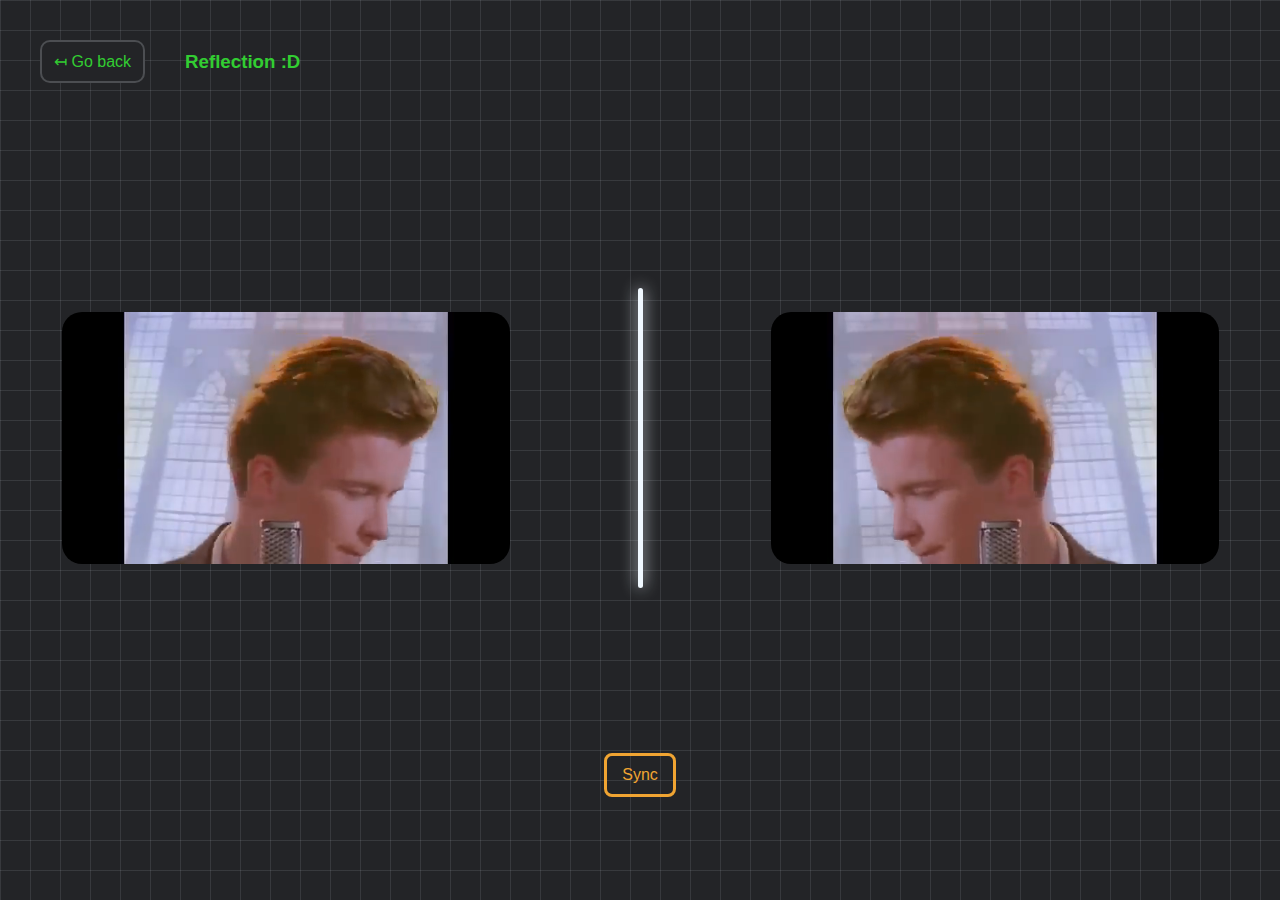
<file: reflect.html>
<!DOCTYPE html>
<html>
    <head>
        <meta name="viewport" content="width=device-width, initial-scale=1, shrink-to-fit=no">
        <title>Personal Portofolio | MySkill</title>
        <link rel="icon" type="image/png" href="asset/logo.png">
        <link href="css/style.css" rel="stylesheet" />
    </head>

    <body>
        <!-- HEADER -->
        <div class="btn-back">
            <a class="back" href="index.html#reflection">&#8612; Go back</a>
            <h3>Reflection :D</h3>
        </div>

        <!-- MAIN CONTENT -->
        <div class="vid">
            <video class="vid-ori" src="asset/RickRoll.mp4" type="video/mp4" autoplay muted loop></video>
            <div class="vid-line"></div>
            <video id="vid-mirror" class="vid-mirror" src="asset/RickRoll.mp4" type="video/mp4" autoplay muted loop></video>
        </div>

        <!-- BUTTON -->
        <div class="btn-sync">
            <a href="reflect.html">Sync</a>
        </div>
    </body>
</html>
</file>
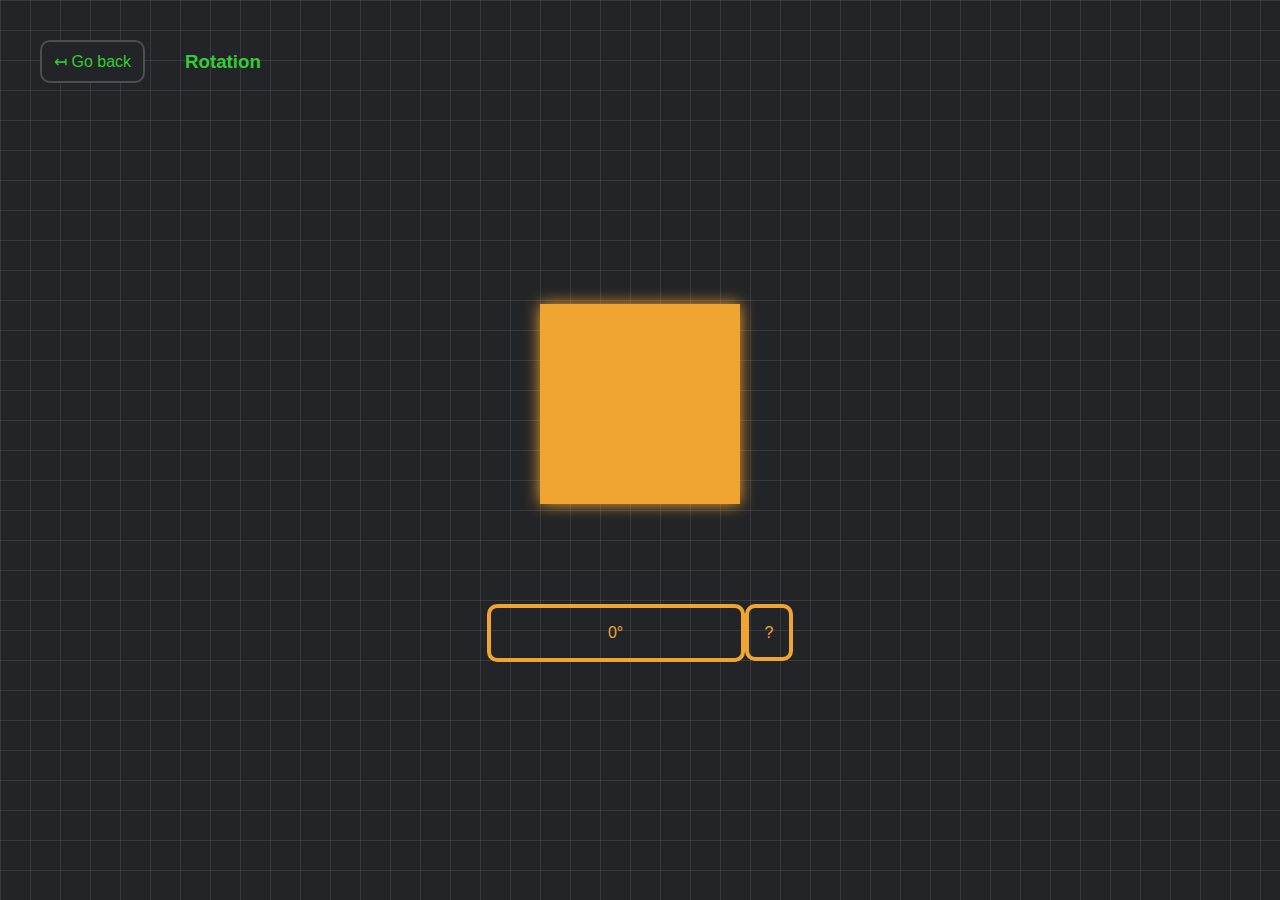
<file: rotate.html>
<!DOCTYPE html>
<html>
    <head>
        <meta name="viewport" content="width=device-width, initial-scale=1, shrink-to-fit=no">
        <title>Personal Portofolio | MySkill</title>
        <link rel="icon" type="image/png" href="asset/logo.png">
        <link href="css/style.css" rel="stylesheet" />
    </head>

    <body>
        <!-- HEADER -->
        <div class="btn-back">
            <a class="back" href="index.html#rotation">&#8612; Go back</a>
            <h3>Rotation</h3>
        </div>

        <!-- MAIN CONTENT -->
        <div class="rotate-obj-cont">
            <!-- ORANGE BOX -->
            <div class="rotate-obj"></div>

            <!-- BUTTONS -->
            <div class="deg-cont">
                <div class="deg-text">
                    <p id="deg">0</p>
                    <p>&deg;</p>
                    <a></a>
                </div>
                <div class="btn-deg">
                    <a id="guide-btn">?</a>
                </div>
            </div>
        </div>

        <!-- GUIDE POP UP -->
        <div class="guide-cont" id="guide-cont">
            <div class="guide">
                <p><b>How to?</b><br>
                    <br>
                    Rotate the box using your cursor. Let's see if you can make perfect 45 or 135 degrees.<br>
                    <br>
                    Good luck!</p>
                <div class="btn-got-it">
                    <a id="got-it">Got it!</a>
                </div>
            </div>
        </div>

        <!-- JS -->
        <script src="js/rotate.js"></script>
    </body>
</html>
</file>
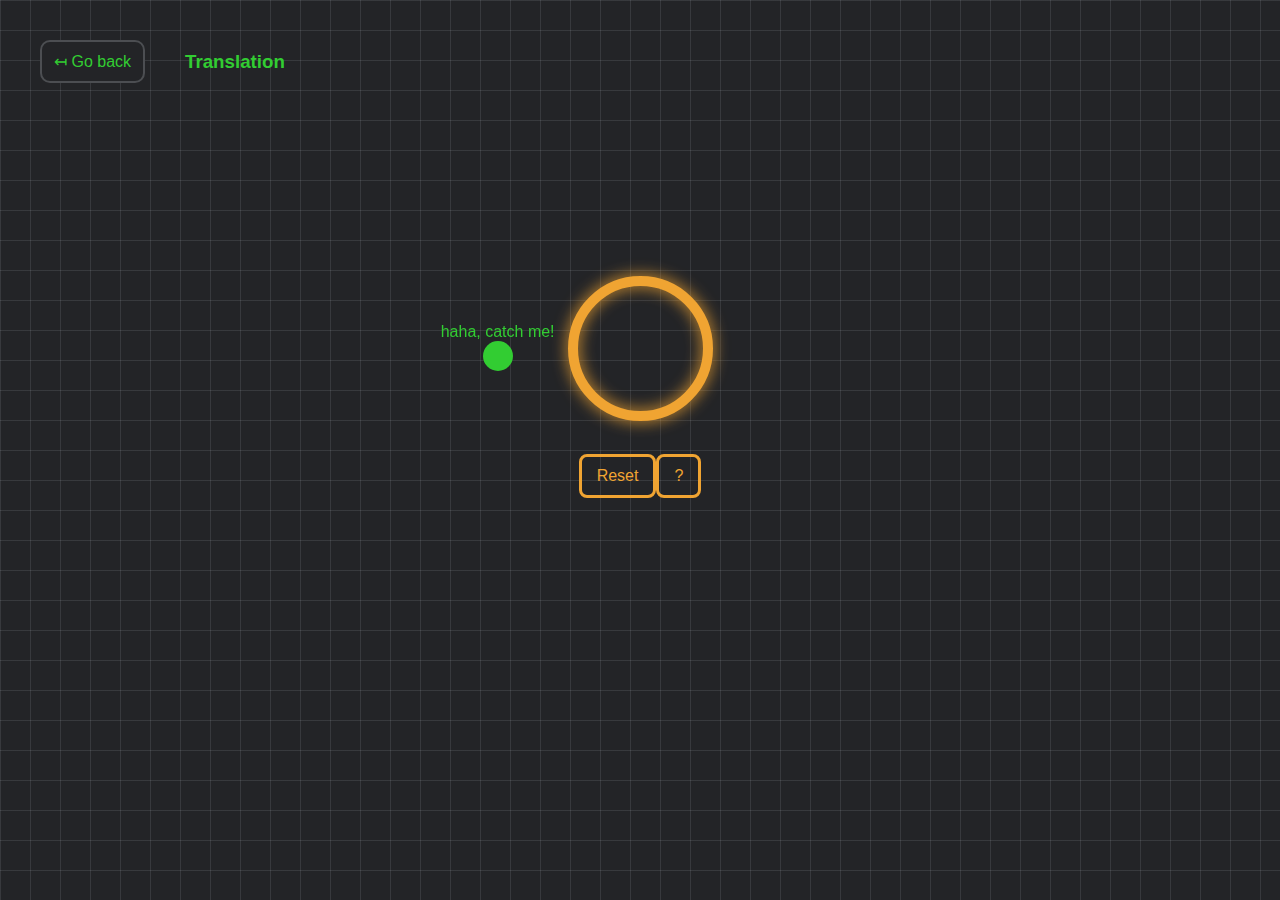
<file: translate.html>
<!DOCTYPE html>
<html>
    <head>
        <meta name="viewport" content="width=device-width, initial-scale=1, shrink-to-fit=no">
        <title>Personal Portofolio | MySkill</title>
        <link rel="icon" type="image/png" href="asset/logo.png">
        <link href="css/style.css" rel="stylesheet" />
        <script src="https://cdnjs.cloudflare.com/ajax/libs/jquery/3.3.1/jquery.min.js"></script>
    </head>

    <body>
        <!-- HEADER -->
        <div class="btn-back">
            <a class="back" href="index.html#translation">&#8612; Go back</a>
            <h3>Translation</h3>
        </div>

        <!-- MAIN CONTENT -->
        <div class="container">
            <!-- ORANGE BORDER CIRCLE -->
            <div class="draggable" id="drag"></div>

            <!-- BUTTONS -->
            <div class="btn-reset">
                <a href="translate.html">Reset</a>
                <a id="guide-btn">?</a>
            </div>
        </div>

        <!-- LITTLE GREEN CITCLE -->
        <div class="catch">
            <div class="catch-1">haha, catch me!</div>
            <div class="circle" id="circle"></div>
            <div class="catch-2">...</div>
        </div>

        <!-- GUIDE POP UP -->
        <div class="guide-cont" id="guide-cont">
            <div class="guide">
                <p><b>How to?</b><br>
                    <br>
                    Drag the circle with orange border and point it at the small green circle to catch it. If you catch it long enough you'll get something cool.<br>
                    <br>
                    Good luck!</p>
                <div class="btn-got-it">
                    <a id="got-it">Got it!</a>
                </div>
            </div>
        </div>

        <!-- JS -->
        <script src="js/trans.js"></script>
    </body>
</html>
</file>
<file: css/style.css>
/* BASIC **********************************************************************/
* {
    font-family: Verdana, Geneva, Tahoma, sans-serif;
}

h1 {
    font-size: 7vw;
    background: linear-gradient(to right, #f0a432, #32CD32);
    background-clip: text;
    -webkit-text-fill-color: transparent;
}

h2 {
    font-size: 30px;
}

html, body {
    scroll-behavior: smooth;
}

body {
    display: flex;
    flex-direction: column;
    margin: 0px;
    background-color: rgb(35, 36, 39);
    background-size: 30px 30px;
    background-image:   linear-gradient(to right, rgba(240, 248, 255, 0.1) 1px, transparent 1px),
                        linear-gradient(to bottom, rgba(240, 248, 255, 0.1) 1px, transparent 1px);
    
}

/* BUTTON */
.btn-container {
    width: 100%;
    display: flex;
    justify-content: flex-end;
}

.btn-container a {
    text-decoration: none;
    width: fit-content;
    height: fit-content;
    padding: 10px 20px 10px 20px;
    background-color: transparent;
    color: #32CD32;
    border-radius: 10px;
    border: 3px solid rgba(240, 248, 255, 0.1);
    transition-duration: 0.3s;
}

.btn-container a:hover {
    border-color: #32CD32;
}

/* NAVIGATION BAR ******************************************************************************/
nav {
    position: fixed;
    display: flex;
    flex-direction: column;
    width: fit-content;
    align-items: center;
    justify-content: space-between;
    left: 1vw;
    top: 2vh;
    border-radius: 10px;
    border: 1px solid rgba(240, 248, 255, 0.1);
    padding: 30px 13px 30px 13px;
    background-color: rgb(35, 36, 39);
    gap: 15px;
    z-index: 99;
    transition-duration: 0.3s;
    animation: slideIn 1s;
}

nav:hover {
    border-color: #f0a432;
}

@keyframes slideIn {
    0% {
        transform: translateX(-100px);
    }
    50% {
        transform: translateX(-100px);
    }
    100% {
        transform: translateX(0px);
    }
}

nav img {
    width: 22px;
}

nav hr {
    width: 10px;
}

.nav-list {
    width: fit-content;
    display: flex;
    flex-direction: column;
    align-items: center;
    justify-content: center;
    gap: 35px;
}

.nav-list-1, .nav-list-2, .nav-list-3, .nav-list-4 {
    width: fit-content;
    display: flex;
    cursor: pointer;
    transition-duration: 0.6s;
}

.nav-list-1:hover .nav-list-1-2 {
    margin-left: -20.2px;
    border-color: #f0a432;
}

.nav-list-1:hover .nav-list-1-3 {
    margin-left: -20.2px;
    margin-right: 10.4px;
    border-color: #f0a432;
}

.nav-list-4 {
    align-items: center;
    gap: 4px;
}

.nav-list-1-1 {
    width: 15px;
    height: 15px;
    border-radius: 50%;
    border-color: aliceblue;
    border-width: 3px;
    border-style: solid;
    opacity: 40%;
}

.nav-list-1-2 {
    width: 15px;
    height: 15px;
    border-radius: 50%;
    border-color: aliceblue;
    border-width: 3px;
    border-style: solid;
    opacity: 70%;
    margin-left: -15px;
    transition-duration: 0.6s;
}

.nav-list-1-3 {
    width: 15px;
    height: 15px;
    border-radius: 50%;
    border-color: aliceblue;
    border-width: 3px;
    border-style: solid;
    margin-left: -15px;
    transition-duration: 0.6s;
}

.nav-list-2-1 {
    display: flex;
    width: 15px;
    height: 15px;
    border-radius: 50%;
    border-color: aliceblue;
    border-width: 3px;
    border-style: solid;
}

.nav-list-2-1::after {
    content: '';
    display: flex;
    align-self: center;
    position: absolute;
    width: 4px;
    height: 4px;
    border-width: 3px;
    border-style: solid;
    border-radius: 50%;
    border-color: aliceblue;
    background-color: aliceblue;
}

.nav-list-2:hover {
    transform: rotate(360deg);
}

.nav-list-2:hover .nav-list-2-1{
    border-color: #f0a432;
}

.nav-list-2:hover .nav-list-2-1::after{
    background-color: #f0a432;
    border-color: #f0a432;
}

.nav-list-3-1 {
    width: 15px;
    height: 15px;
    border-color: aliceblue;
    border-width: 3px;
    border-style: solid;
    transition-duration: 0.6s;
}

.nav-list-3:hover .nav-list-3-1 {
    transform: scale(0.6);
    border-color: #f0a432;
}

.nav-list-4-1 {
    width: 10px;
    height: 10px;
    background: linear-gradient(to bottom right, rgb(35, 36, 39) 0%, rgb(35, 36, 39) 50%, aliceblue 50%, aliceblue 100%);
}

.nav-list-4-2 {
    width: 2px;
    height: 20px;
    background-color: aliceblue;
}

.nav-list-4-3 {
    width: 10px;
    height: 10px;
    background: linear-gradient(to bottom left, rgb(35, 36, 39) 0%, rgb(35, 36, 39) 50%, aliceblue 50%, aliceblue 100%);
}

.nav-list-4:hover .nav-list-4-1 {
    background: linear-gradient(to top left, rgb(35, 36, 39) 0%, rgb(35, 36, 39) 50%, #f0a432 50%, #f0a432 100%);
}

.nav-list-4:hover .nav-list-4-2 {
    background-color: #f0a432;
}

.nav-list-4:hover .nav-list-4-3 {
    background: linear-gradient(to top right, rgb(35, 36, 39) 0%, rgb(35, 36, 39) 50%, #f0a432 50%, #f0a432 100%);
}


/* HEADER *************************************************************************/
header {
    display: flex;
    flex-direction: column;
    align-items: center;
    justify-content: center;
    height: 700px;
    gap: 10vh;
}

.container-comp-1 {
    width: 90%;
    display: flex;
    justify-content: flex-end;
    animation: fadeIn2 2s;
}

.comp-1 {
    border-left: 50px solid transparent;
    border-right: 50px solid transparent;
    border-bottom: calc(2 * 50px * 0.866) solid #32CD32;
    border-top: 50px solid transparent;
    display: inline-block;
    filter: drop-shadow(0 0 0.5rem #32CD32);
    rotate: 45deg;
    animation: float1 3s infinite;
}

.container-comp-2 {
    width: 90%;
    display: flex;
    justify-content: flex-start;
    align-items: flex-start;
    gap: 3vw;
    animation: fadeIn2 2s;
}

@keyframes fadeIn2 {
    0% {
        opacity: 0;
    }
    50% {
        opacity: 0;
    }
    100% {
        opacity: 100%;
    }
}

.comp-2 {
    width: 125px;
    height: 125px;
    background-color: #f0a432;
    filter: drop-shadow(0 0 0.5rem #f0a432);
    rotate: 45deg;
    animation: float1 3s infinite;
    animation-delay: 0.6s;
}

.comp-3 {
    width: 50px;
    height: 50px;
    border-radius: 50%;
    background-color: #f0a432;
    filter: drop-shadow(0 0 0.5rem #f0a432);
    rotate: 45deg;
    animation: float1 3s infinite;
    animation-delay: 0.8s;
}

.main-header {
    display: flex;
    flex-direction: column;
    justify-content: center;
    align-items: center;
    margin-top: -50px;
    animation: fadeIn 3s;
}

@keyframes fadeIn {
    0% {
        opacity: 0;
    }
    60% {
        opacity: 0;
    }
    100% {
        opacity: 100%;
    }
}

/* TRANSFORMATIONS CONTAINER **********************************************************************************/
.transformations-container {
    display: flex;
    flex-direction: column;
    align-self: center;
    align-items: center;
    align-content: center;
    width: fit-content;
    height: fit-content;
    gap: 95px;
    margin-bottom: 200px;
}

.main-container {
    display: flex;
    flex-direction: column;
    align-self: center;
    align-items: center;
    width: fit-content;
    height: fit-content;
}

.main-container:hover > .title-transform {
    margin-top: -8.5vmax;
}

.title-transform {
    position: absolute;
    justify-content: flex-start;
    font-size: 8vw;
    font-style: italic;
    font-weight: bold;
    color: #32CD32;
    z-index: -1;
    transition-duration: 0.3s;
}

.transformation-animation {
    flex-direction: column;
    width: 100%;
    height: fit-content;
    min-height: 300px;
    display: flex;
    align-items: center;
    justify-content: center;
}

.card-container {
    flex-direction: column;
    justify-content: space-between;
    width: 70vw;
    height: fit-content;
    min-height: 400px;
    border: 2px solid rgba(240, 248, 255, 0.1);
    border-radius: 15px;
    display: flex;
    align-self: center;
    padding: 30px;
    background-color: rgb(35, 36, 39);
    transition-duration: 0.3s;
}

.card-container:hover {
    scale: 1.05;
    border-color: #32CD32;
}

.card-container:hover > .text-container > .text-paragraph {
    background-color: #32CD32;
}

.text-paragraph {
    width: 100%;
    height: fit-content;
    background-color: rgb(57, 59, 63);
    color: aliceblue;
    border-radius: 10px;
    transition-duration: 0.3s;
}

.text-paragraph p {
    text-align: justify;
    line-height: 1.6;
    padding: 25px;
    transition-duration: 0.3s;
}

.card-container:hover > .text-container > .text-paragraph p {
    color: black;
}

/* DEFINITION ***********************************************************************************/
.main-definition {
    display: flex;
    justify-content: space-evenly;
    align-items: center;
    height: 80vh;
}

.definition {
    display: flex;
    flex-direction: column;
    justify-content: center;
    width: 70vw;
    height: fit-content;
    color: aliceblue;
    background-color: rgb(57, 59, 63);
    border-radius: 15px;
    padding: 30px;
    transition-duration: 0.3s;
}

.definition:hover {
    scale: 1.05;
}

.definition p {
    text-align: justify;
}

.definition-icon {
    width: 150px;
    height: 150px;
    border: 15px solid #f0a432;
    filter: drop-shadow(0 0 0.5rem #f0a432);
    animation: rotate 3s infinite;
}

@keyframes rotate {
	0% {
		transform: translateX(-50px) translateY(-50px) scale(1);
	}
    20% {
        transform: translateX(50px) translateY(-50px) scale(0.8);
    }
	40% {
		transform: translateY(50px) translateX(50px) scale(0.6);
	}
	80% {
		transform: translateY(100px)translateX(-50px) scale(0.4);
	}
    100% {
        transform: translateX(-50px) translateY(-50px);
    }
}


/* TRANSLATION ********************************************************************************************/
.translation-img {
    width: 100px;
    height: 100px;
    border: 10px solid #f0a432;
    border-radius: 50%;
    filter: drop-shadow(0 0 0.5rem #f0a432);
    animation: translation 5s infinite;
}

.translation-line {
    display: flex;
    justify-content: space-between;
    width: 42vw;
    height: fit-content;
}

@keyframes translation {
    0% {
        transform: translateX(-20vw);
    }
    50% {
        transform: translateX(20vw);
    }
    100% {
        transform: translateX(-20vw);
    }
}

.line-a {
    color: #32CD32;
    animation: glowA 5s infinite;
}

.line-b {
    color: #32CD32;
    animation: glowB 5s infinite;
}

@keyframes glowA {
    0% {
        color: #f0a432;
        filter: drop-shadow(0 0 0.75rem #f0a432);
    }
    10% {
        color: #32CD32;
        filter: drop-shadow(0 0 0rem #f0a432);
    }
    90% {
        color: #32CD32;
        filter: drop-shadow(0 0 0rem #f0a432);
    }
    100% {
        color: #f0a432;
        filter: drop-shadow(0 0 0.75rem #f0a432);
    }
}

@keyframes glowB {
    0% {
        filter: drop-shadow(0 0 0rem #f0a432);
    }
    40% {
        color: #32CD32;
        filter: drop-shadow(0 0 0rem #f0a432);
    }
    50% {
        color: #f0a432;
        filter: drop-shadow(0 0 0.75rem #f0a432);
    }
    60% {
        color: #32CD32;
        filter: drop-shadow(0 0 0rem #f0a432);
    }
    100% {
        filter: drop-shadow(0 0 0rem #f0a432);
    }
}

/* ROTATION **************************************************************************************************/
.rotation-img {
    display: flex;
    width: 150px;
    height: 150px;
    border: 5px solid #f0a432;
    border-radius: 50%;
    filter: drop-shadow(0 0 0.5rem #f0a432);
    animation: rotation 5s infinite linear;
}

.rotation-img::after {
    content: '';
    display: flex;
    align-self: center;
    margin-left: 10px;
    width: 50px;
    height: 50px;
    border-radius: 50%;
    background-color: #f0a432;
    filter: drop-shadow(0 0 0.5rem #f0a432);
    top: 30px;
}

.rotation-img::before {
    content: '';
    width: 40px;
    height: 40px;
    border-radius: 50%;
    background-color: #32CD32;
    filter: drop-shadow(0 0 0.5rem #32CD32);
    top: 30px;
}

@keyframes rotation {
    0% {
        transform: rotate(0deg);
    }
    100% {
        transform: rotate(360deg);
    }
}

.rotation-img:hover {
    animation: rotationReverse 5s infinite linear;
}

@keyframes rotationReverse {
    0% {
        transform: rotate(0deg);
    }
    100% {
        transform: rotate(-360deg);
    }
}

/* DILATION ***************************************************************************************************/
.dilation-img {
    display: flex;
    justify-content: center;
    align-items: center;
    width: 150px;
    height: 200px;
    background-color: #f0a432;
    filter: drop-shadow(0 0 0.5rem #f0a432);
    animation: dilation 3s infinite;
}

@keyframes dilation {
    0% {
        transform: scale(1);
    }
    33% {
        transform: scaleX(0.5);
    }
    66% {
        transform: scale(0.5);
    }
    100% {
        transform: scale(1);
    }
}

/* REFLECTION ****************************************************************************************************/
.reflection-icon {
    display: flex;
    justify-content: center;
    align-items: center;
    gap: 3vw;
}

.reflection-img {
    border-left: 70px solid transparent;
    border-right: 70px solid transparent;
    border-bottom: calc(2 * 70px * 0.866) solid #f0a432;
    border-top: 70px solid transparent;
    display: inline-block;
    filter: drop-shadow(0 0 0.5rem #f0a432);
}

#reflection-img-1 {
    rotate: 45deg;
    animation: float1 3s infinite;
}

.reflection-line {
    width: 5px;
    height: 250px;
    background-color: aliceblue;
    border-radius: 5px;
    filter: drop-shadow(0 0 0.5rem aliceblue);
}

#reflection-img-2 {
    rotate: -45deg;
    animation: float2 3s infinite;
}

@keyframes float1 {
    0% {
        transform: translateY(-30px) translateX(-30px);
    }
    50% {
        transform: translateY(-20px) translateX(-20px);
    }
    100% {
        transform: translateY(-30px) translateX(-30px);
    }
}

@keyframes float2 {
    0% {
        transform: translateY(-30px) translateX(30px);
    }
    50% {
        transform: translateY(-20px) translateX(20px);
    }
    100% {
        transform: translateY(-30px) translateX(30px);
    }
}

/* FOOTER ******************************************************************************************************/
footer {
    background-color: rgb(35, 36, 39);
    filter: drop-shadow(0 0 0rem aliceblue);
    padding: 50px 80px 50px 80px;
}

footer p {
    margin-top: 80px;
    color: aliceblue;
}

.foot {
    height: 150px;
    display: flex;
    justify-content: space-between;
}

.footer-list {
    display: flex;
    color: aliceblue;
    gap: 50px;
}

.connect-list {
    display: flex;
    flex-direction: column;
    gap: 5px;
}

.connect-list a {
    width: fit-content;
    color: aliceblue;
    cursor: pointer;
    text-decoration: none;
}

.connect-list a:hover {
    text-decoration: underline;
}

.footer-nav {
    display: flex;
    flex-direction: column;
    gap: 5px;
}

.footer-nav a {
    width: fit-content;
    color: aliceblue;
    cursor: pointer;
    text-decoration: none;
}

.footer-nav a:visited {
    color: aliceblue;
    text-decoration: none;
}

.footer-nav a:hover {
    text-decoration: underline;
}

.foot h3 {
    margin-top: 0;
    color: #32CD32;
}

.foot a {
    height: fit-content;
}

.foot img {
    height: 40px;
}

/* NAME DROP **************************************************************************************************/
.graffiti {
    display: flex;
    justify-content: center;
    align-items: center;
    white-space: nowrap;
    overflow: clip;
    color: aliceblue;
    text-align: center;
    font-style: italic;
    font-weight: bold;
    font-size: 13vw;
    margin-bottom: -6vw;
    background: linear-gradient(to right, #f0a432, #32CD32);
    background-clip: text;
    -webkit-text-fill-color: transparent;
}


/* RESPONSIVE 768 *********************************************************************************************/
@media only screen and (max-width: 768px) {
     /* HEADER */
     .comp-1 {
        border-left: 30px solid transparent;
        border-right: 30px solid transparent;
        border-bottom: calc(2 * 30px * 0.866) solid #32CD32;
        border-top: 30px solid transparent;
    }

    .comp-2 {
        width: 70px;
        height: 70px;
    }

    .comp-3 {
        width: 30px;
        height: 30px;
    }
}

/* RESPONSIVE 600 *******************************************************************************************/
@media only screen and (max-width: 600px) {
    .text-paragraph p {
        text-align: left;
    }

    .definition p {
        text-align: left;
    }

    h2 {
        font-size: 5vw;
    }

    /* NAVIGATION BAR */
    nav {
        flex-direction: row;
        height: fit-content;
        padding: 12px;
    }

    @keyframes slideIn {
        0% {
            transform: translateY(-100px);
        }
        60% {
            transform: translateY(-100px);
        }
        100% {
            transform: translateY(0px);
        }
    }

    nav hr {
        width: 0;
        height: 15px;
    }

    .nav-list {
        flex-direction: row;
    }

    /* HEADER */
    .comp-1 {
        border-left: 20px solid transparent;
        border-right: 20px solid transparent;
        border-bottom: calc(2 * 20px * 0.866) solid #32CD32;
        border-top: 20px solid transparent;
    }

    .comp-2 {
        width: 40px;
        height: 40px;
    }

    .comp-3 {
        width: 20px;
        height: 20px;
    }

    /* DEFINITION */
    .definition-icon {
        width: 80px;
        height: 80px;
        border-width: 6px;
    }

    /* TRANSLATION */
    .translation-img {
        width: 50px;
        height: 50px;
        border: 5px solid #f0a432;
    }

    /* REFLECTION */
    .reflection-icon {
        gap: 10px;
    }

    .reflection-img {
        border-left: 40px solid transparent;
        border-right: 40px solid transparent;
        border-bottom: calc(2 * 40px * 0.866) solid #f0a432;
        border-top: 40px solid transparent;
    }

    .reflection-line {
        height: 200px;
    }

    /* FOOTER */
    .foot {
        flex-direction: column-reverse;
    }

    .foot a {
        display: flex;
        justify-content: flex-end;
    }
}

/* RESPONSIVE 475 *********************************************************************************************/
@media only screen and (max-width: 475px) {
    footer {
        padding: 50px 40px 100px 40px;
    }

    .foot {
        flex-direction: column;
        gap: 15px;
    }

    .foot a {
        justify-content: flex-start;
        width: fit-content;
    }
}

/* TRANSFORMATION PAGES ***************************************************************************************/
/* HEADER */
.btn-back {
    display: flex;
    align-items: center;
    z-index: 1;
}

.btn-back h3 {
    color: #32CD32;
}

.back {
    margin: 40px;
    width: fit-content;
    height: fit-content;
    padding: 10px 12px 10px 12px;
    background-color: rgb(35, 36, 39);
    color: #32CD32;
    border: 2px solid rgba(240, 248, 255, 0.2);
    border-radius: 10px;
    text-decoration: none;
    transition-duration: 0.3s;
}

.back:hover {
    border-color: #32CD32;
}

/* GUIDE POP UP */
.guide-cont {
    position: fixed;
    display: flex;
    justify-content: center;
    align-items: center;
    width: 100%;
    height: 100vh;
    z-index: 5;
    background-color: rgba(55, 56, 60, 0.2);
    backdrop-filter: blur(4px);
    visibility: hidden;
}

.guide {
    display: flex;
    flex-direction: column;
    justify-content: center;
    align-items: center;
    text-align: justify;
    text-decoration: none;
    max-width: 250px;
    height: fit-content;
    color: rgb(35, 36, 39);
    background-color: aliceblue;
    border-radius: 10px;
    padding: 20px;
    border: 4px solid #32CD32;
    box-shadow: rgba(50, 205, 50, 1) 10px 10px;
}

.btn-got-it {
    width: 100%;
    display: flex;
    justify-content: flex-end;
    cursor: pointer;
}


.btn-got-it a {
    text-decoration: none;
    width: fit-content;
    height: fit-content;
    padding: 10px 15px 10px 15px;
    background-color: transparent;
    color: #32CD32;
    border-radius: 8px;
    border: 3px solid #32CD32;
}

.btn-got-it a:hover {
    background-color: #32CD32;
    color: aliceblue;
}


/* ROTATE PAGE *********************************************************************************************/
.rotate-obj-cont {
    display: flex;
    flex-direction: column;
    justify-content: center;
    align-items: center;
    gap: 100px;
    width: 100%;
    height: 80vh;
}

.rotate-obj {
    display: flex;
    justify-content: center;
    align-items: center;
    background-color: #f0a432;
    filter: drop-shadow(0 0 0.5rem #f0a432);
    width: 200px;
    height: 200px;
}

.deg-text {
    display: flex;
    justify-content: center;
    align-items: center;
    text-align: justify;
    width:250px;
    height: fit-content;
    color: #f0a432;
    border-radius: 10px;
    border: 4px solid #f0a432;
}

.deg-cont {
    display: flex;
    align-items: center;
}

.btn-deg a{
    height: fit-content;
    width: fit-content;
    border: 4px solid #f0a432;
    border-radius: 10px;
    color: #f0a432;
    padding: 16px;
    transition: 0.3s;
    cursor: pointer;
}

.btn-deg a:hover {
    color: aliceblue;
    background-color: #f0a432;
}


/* TRANSLATE PAGE **********************************************************************************************/

.container {
    display: flex;
    flex-direction: column;
    justify-content: center;
    align-items: center;
    min-height: 50vh;
}
.draggable {
    display: flex;
    justify-content: center;
    align-items: center;
    cursor: move;
    position: absolute;
    height: 125px;
    width: 125px;
    border: 10px solid #f0a432;
    filter: drop-shadow(0 0 0.5rem #f0a432);
    border-radius: 50%;
    z-index: 2;
}

.btn-reset {
    height: 300px;
    width: fit-content;
    display: flex;
    justify-content: center;
    align-items: flex-end;
}

.btn-reset a {
    cursor: pointer;
    text-decoration: none;
    width: fit-content;
    height: fit-content;
    padding: 10px 15px 10px 15px;
    background-color: transparent;
    color: #f0a432;
    border-radius: 8px;
    border: 3px solid #f0a432;
    transition-duration: 0.3s;
}

.btn-reset a:hover {
    color: aliceblue;
    background-color: #f0a432;
}

.catch {
    position: fixed;
    display: flex;
    flex-direction: column;
    align-items: center;
}

.circle {
    width: 30px;
    height: 30px;
    background-color: #32CD32;
    border-radius: 50%;
}

.catch-1 {
    white-space: nowrap;
    overflow: clip;
    color: #32CD32;
    visibility: visible;
    animation: appear 5s infinite;
}

.catch-2 {
    color: red;
    visibility: hidden;
}

@keyframes appear {
    0% {
        visibility: hidden;
    }
    80% {
        visibility: hidden;
    }
    100% {
        visibility: visible;
    }
}


/* DILATION PAGE *********************************************************************************************/

.dilation-obj-cont {
    display: flex;
    flex-direction: column;
    justify-content: center;
}

.resize-drag {
    width: 120px;
    height: 200px;
    padding: 20px;
    margin:  2rem 8rem 8rem 8rem;
    background-color: #f0a432;
    touch-action: none;
    filter: drop-shadow(0 0 0.5rem #f0a432);
    box-sizing: border-box;
    z-index: 2;
  }

.dilation-size {
    width: 100%;
    height: 80vh;
    position: fixed;
    display: flex;
    justify-content: center;
    align-items: flex-end;
}

#size {
    display: flex;
    justify-content: center;
    align-items: center;
    text-align: justify;
    width: 120px;
    height: 50px;
    color: transparent;
    border-radius: 10px;
    border: 4px solid #f0a432;
    user-select: none;
}

.dilation-btn {
    cursor: pointer;
    display: flex;
    justify-content: center;
    align-items: center;
    text-align: justify;
    text-decoration: none;
    width: 50px;
    height: 50px;
    font-size: 20px;
    color: #f0a432;
    border-radius: 10px;
    border: 4px solid #f0a432;
    user-select: none;
    transition-duration: 0.3s;
}

.dilation-btn:hover {
    color: aliceblue;
    background-color: #f0a432;
}


/* REFLECTION PAGE ********************************************************************************************/
.vid {
    display: flex;
    justify-content: center;
    align-items: center;
    width: 100%;
    height: 70vh;
    gap: 10vw;
}

.vid video {
    width: 35vw;
    border-radius: 20px;
}

.vid-mirror {
    transform: scaleX(-1);
    animation: floatMirror 3s infinite;
}

.vid-line {
    width: 5px;
    height: 300px;
    background-color: aliceblue;
    filter: drop-shadow(0 0 0.5rem aliceblue);
    border-radius: 5px;
}

.vid-ori {
    animation: float 3s infinite;
}

@keyframes float {
    0% {
        transform: translateY(-5px);
    }
    50% {
        transform: translateY(5px);
    }
    100% {
        transform: translateY(-5px);
    }

}

@keyframes floatMirror {
    0% {
        transform: scaleX(-1) translateY(-5px);
    }
    50% {
        transform: scaleX(-1) translateY(5px);
    }
    100% {
        transform: scaleX(-1) translateY(-5px);
    }

}

.btn-sync {
    display: flex;
    justify-content: center;
}

.btn-sync a {
    cursor: pointer;
    text-decoration: none;
    width: fit-content;
    height: fit-content;
    padding: 10px 15px 10px 15px;
    background-color: transparent;
    color: #f0a432;
    border-radius: 8px;
    border: 3px solid #f0a432;
    transition-duration: 0.3s;
}

.btn-sync a:hover {
    color: aliceblue;
    background-color: #f0a432;
}
</file>
